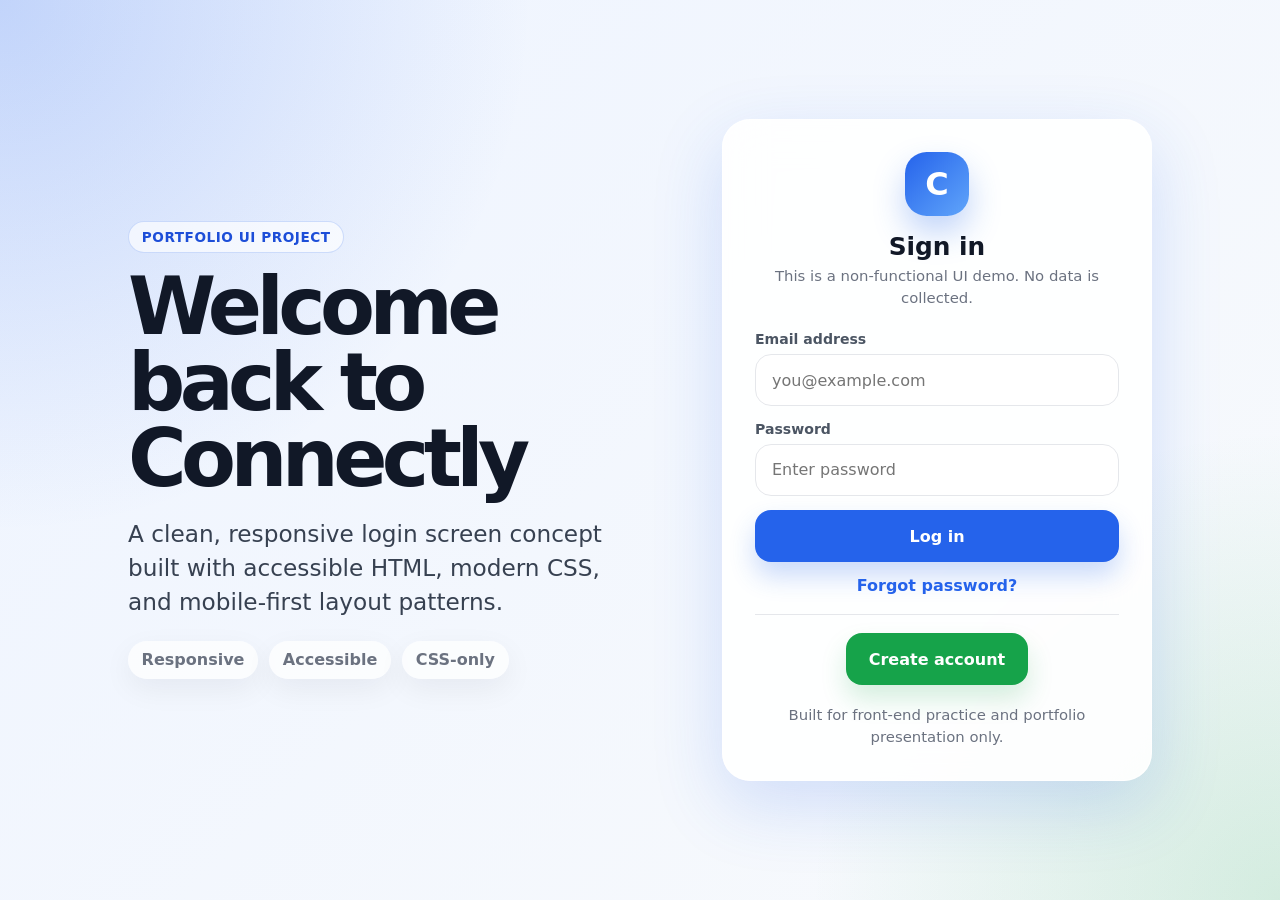
<file: index.html>
<!DOCTYPE html>
<html lang="en">
<head>
  <meta charset="UTF-8" />
  <meta name="viewport" content="width=device-width, initial-scale=1.0" />
  <meta name="description" content="A responsive social login UI demo built with HTML and CSS for portfolio use." />
  <title>Social Login UI Demo</title>
  <link rel="stylesheet" href="assets/css/styles.css" />
</head>
<body>
  <main class="page-shell">
    <section class="hero" aria-labelledby="hero-title">
      <p class="eyebrow">Portfolio UI Project</p>
      <h1 id="hero-title">Welcome back to Connectly</h1>
      <p class="hero-text">A clean, responsive login screen concept built with accessible HTML, modern CSS, and mobile-first layout patterns.</p>
      <div class="feature-list" aria-label="Project highlights">
        <span>Responsive</span>
        <span>Accessible</span>
        <span>CSS-only</span>
      </div>
    </section>

    <section class="login-card" aria-label="Demo login form">
      <div class="card-header">
        <div class="logo-mark" aria-hidden="true">C</div>
        <h2>Sign in</h2>
        <p>This is a non-functional UI demo. No data is collected.</p>
      </div>

      <form id="demo-form">
        <div class="input-group">
          <label for="email">Email address</label>
          <input id="email" name="email" type="email" placeholder="you@example.com" autocomplete="email" required />
        </div>

        <div class="input-group">
          <label for="password">Password</label>
          <input id="password" name="password" type="password" placeholder="Enter password" autocomplete="current-password" required />
        </div>

        <button class="button button-primary" type="submit">Log in</button>
        <a class="text-link" href="#">Forgot password?</a>

        <div class="divider" role="presentation"></div>

        <button class="button button-secondary" type="button">Create account</button>
      </form>

      <p class="fine-print">Built for front-end practice and portfolio presentation only.</p>
    </section>
  </main>

  <script src="assets/js/main.js"></script>
</body>
</html>
</file>
<file: assets/css/styles.css>
/*
  Social Login UI Demo
  Mobile-first responsive CSS for a portfolio-ready login screen.
*/

:root {
  --primary: #2563eb;
  --primary-dark: #1d4ed8;
  --secondary: #16a34a;
  --secondary-dark: #15803d;
  --ink: #111827;
  --muted: #6b7280;
  --line: #e5e7eb;
  --card: rgba(255, 255, 255, 0.9);
  --surface: #f8fafc;
  --shadow: 0 24px 70px rgba(37, 99, 235, 0.18);
  --radius-lg: 28px;
  --radius-md: 16px;
}

* { box-sizing: border-box; }

html { color-scheme: light; }

body {
  margin: 0;
  min-height: 100vh;
  min-height: 100svh;
  font-family: Inter, ui-sans-serif, system-ui, -apple-system, BlinkMacSystemFont, "Segoe UI", sans-serif;
  color: var(--ink);
  background:
    radial-gradient(circle at top left, rgba(37, 99, 235, 0.22), transparent 34%),
    radial-gradient(circle at bottom right, rgba(22, 163, 74, 0.16), transparent 30%),
    linear-gradient(135deg, #eef4ff, var(--surface));
}

button, input { font: inherit; }

a { color: inherit; }

.page-shell {
  width: min(1120px, 100%);
  min-height: 100vh;
  min-height: 100svh;
  margin-inline: auto;
  padding: clamp(1rem, 4vw, 3rem);
  display: grid;
  grid-template-columns: 1fr;
  gap: 2rem;
  align-items: center;
}

.hero {
  text-align: center;
}

.eyebrow {
  display: inline-flex;
  margin: 0 0 1rem;
  padding: 0.45rem 0.8rem;
  border: 1px solid rgba(37, 99, 235, 0.2);
  border-radius: 999px;
  background: rgba(255, 255, 255, 0.65);
  color: var(--primary-dark);
  font-size: 0.85rem;
  font-weight: 800;
  letter-spacing: 0.04em;
  text-transform: uppercase;
}

h1 {
  margin: 0;
  font-size: clamp(2.45rem, 10vw, 5rem);
  line-height: 0.95;
  letter-spacing: -0.07em;
}

.hero-text {
  max-width: 42rem;
  margin: 1.25rem auto 0;
  color: #374151;
  font-size: clamp(1.05rem, 3vw, 1.45rem);
  line-height: 1.45;
}

.feature-list {
  display: flex;
  justify-content: center;
  flex-wrap: wrap;
  gap: 0.7rem;
  margin-top: 1.4rem;
}

.feature-list span {
  padding: 0.6rem 0.85rem;
  border-radius: 999px;
  background: rgba(255, 255, 255, 0.72);
  color: var(--muted);
  font-weight: 700;
  box-shadow: 0 10px 30px rgba(17, 24, 39, 0.06);
}

.login-card {
  width: min(100%, 430px);
  margin-inline: auto;
  padding: clamp(1.25rem, 5vw, 2rem);
  border: 1px solid rgba(255, 255, 255, 0.78);
  border-radius: var(--radius-lg);
  background: var(--card);
  box-shadow: var(--shadow);
  backdrop-filter: blur(20px);
}

.card-header {
  margin-bottom: 1.35rem;
  text-align: center;
}

.logo-mark {
  width: 4rem;
  height: 4rem;
  margin: 0 auto 1rem;
  display: grid;
  place-items: center;
  border-radius: 1.35rem;
  background: linear-gradient(135deg, var(--primary), #60a5fa);
  color: white;
  font-size: 2rem;
  font-weight: 900;
  box-shadow: 0 16px 32px rgba(37, 99, 235, 0.28);
}

.card-header h2 {
  margin: 0 0 0.35rem;
  font-size: 1.55rem;
}

.card-header p, .fine-print {
  margin: 0;
  color: var(--muted);
  font-size: 0.93rem;
  line-height: 1.45;
}

form {
  display: grid;
  gap: 0.9rem;
}

.input-group label {
  display: block;
  margin-bottom: 0.45rem;
  color: #4b5563;
  font-size: 0.88rem;
  font-weight: 800;
}

.input-group input {
  width: 100%;
  min-height: 3.25rem;
  padding: 0.95rem 1rem;
  border: 1px solid var(--line);
  border-radius: var(--radius-md);
  background: white;
  color: var(--ink);
  outline: none;
  transition: border-color 180ms ease, box-shadow 180ms ease, transform 180ms ease;
}

.input-group input:focus {
  border-color: var(--primary);
  box-shadow: 0 0 0 4px rgba(37, 99, 235, 0.13);
}

.button {
  width: 100%;
  min-height: 3.25rem;
  border: 0;
  border-radius: var(--radius-md);
  color: white;
  font-weight: 900;
  cursor: pointer;
  transition: transform 160ms ease, background-color 180ms ease, box-shadow 180ms ease;
}

.button:hover { transform: translateY(-1px); }
.button:active { transform: translateY(0); }

.button-primary {
  background: var(--primary);
  box-shadow: 0 14px 26px rgba(37, 99, 235, 0.24);
}

.button-primary:hover { background: var(--primary-dark); }

.button-secondary {
  width: auto;
  justify-self: center;
  padding-inline: 1.4rem;
  background: var(--secondary);
  box-shadow: 0 14px 26px rgba(22, 163, 74, 0.18);
}

.button-secondary:hover { background: var(--secondary-dark); }

.text-link {
  justify-self: center;
  color: var(--primary);
  font-weight: 800;
  text-decoration: none;
}

.text-link:hover { text-decoration: underline; }

.divider {
  height: 1px;
  margin: 0.25rem 0;
  background: var(--line);
}

.fine-print {
  margin-top: 1.25rem;
  text-align: center;
}

@media (min-width: 820px) {
  .page-shell {
    grid-template-columns: minmax(0, 1.15fr) minmax(360px, 430px);
    gap: clamp(2rem, 6vw, 5rem);
  }

  .hero { text-align: left; }
  .hero-text { margin-left: 0; }
  .feature-list { justify-content: flex-start; }
}

@media (max-width: 420px) {
  .page-shell { padding: 1rem; }
  .login-card { border-radius: 22px; }
  .button-secondary { width: 100%; }
}

@media (prefers-reduced-motion: reduce) {
  *, *::before, *::after {
    scroll-behavior: auto !important;
    transition: none !important;
  }
}
</file>
